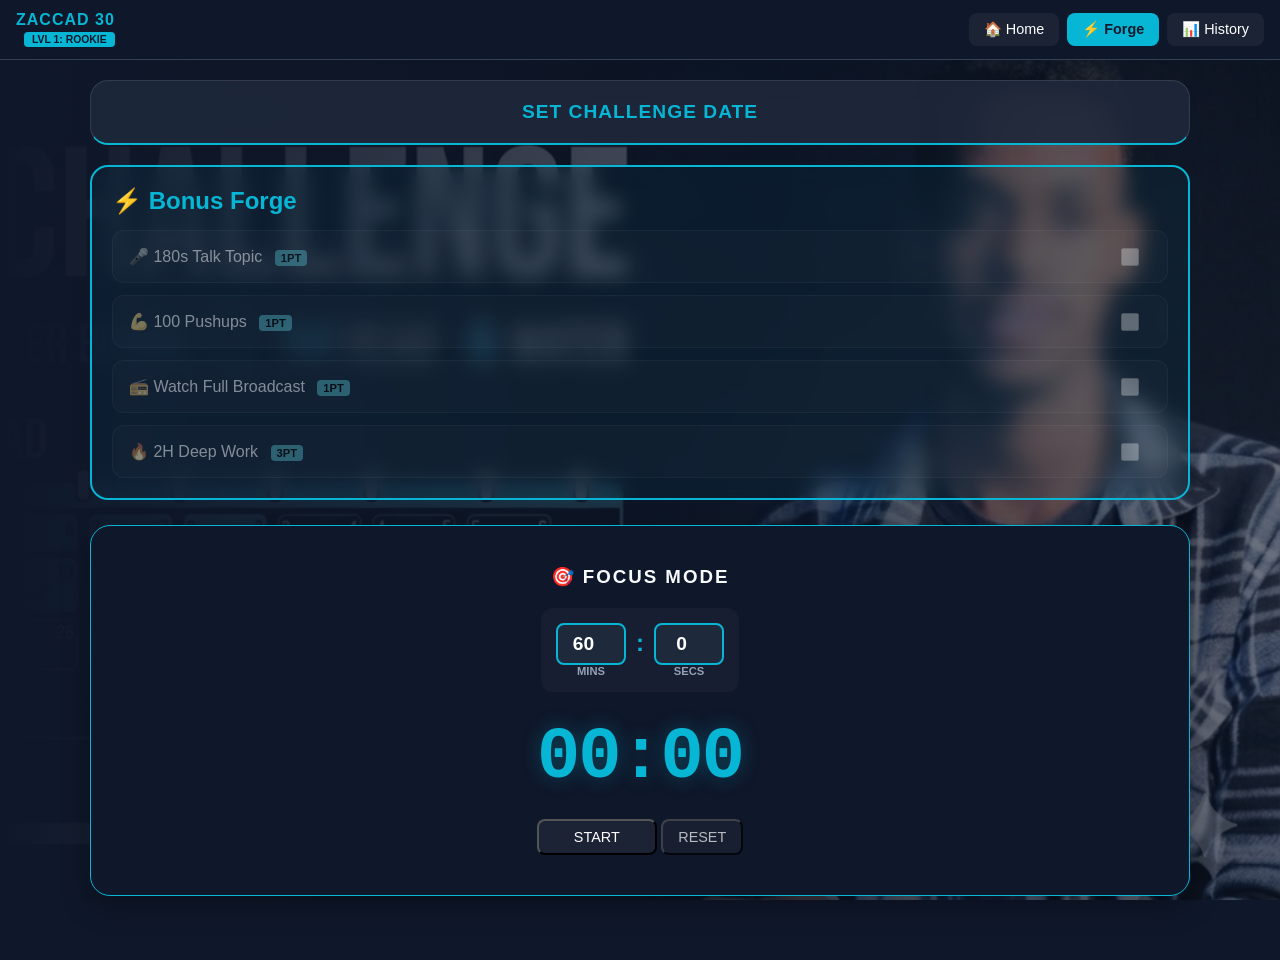
<file: forge.html>
<!DOCTYPE html>
<html lang="en">
<head>
    <meta charset="UTF-8">
    <meta name="viewport" content="width=device-width, initial-scale=1.0">
    <title>ZACCAD 30 - FORGE</title>
    <link rel="stylesheet" href="style.css">
    <style>
        /* Professional Focus Mode Styling */
        .forge-card { 
            border: 2px solid var(--accent); 
            background: rgba(6, 182, 212, 0.05); 
            transition: all 0.3s ease;
        }
        
        #bonusTasks { display: grid; grid-template-columns: 1fr; gap: 12px; margin-top: 15px; }
        
        .bonus-item { 
            display: flex; 
            align-items: center; 
            justify-content: space-between; 
            background: rgba(255, 255, 255, 0.03); 
            padding: 16px; 
            border-radius: 12px; 
            border: 1px solid rgba(255, 255, 255, 0.08);
            transition: transform 0.2s;
        }
        .bonus-item:hover:not(.locked) { transform: translateY(-2px); background: rgba(255, 255, 255, 0.05); }
        
        /* Locked State Styles */
        .bonus-item.locked { opacity: 0.5; cursor: not-allowed; filter: grayscale(0.5); }
        .bonus-item.locked input { pointer-events: none; }
        .points-tag { font-size: 0.7rem; background: var(--accent); color: #000; padding: 2px 6px; border-radius: 4px; font-weight: 900; margin-left: 8px; }

        .timer-box { 
            text-align: center; 
            padding: 40px 20px; 
            background: #0f172a; 
            border-radius: 20px; 
            margin-top: 25px; 
            border: 1px solid var(--accent); 
            position: relative;
            box-shadow: 0 10px 30px rgba(0,0,0,0.3);
        }
        
        #timerDisplay { 
            font-size: 4.5rem; 
            font-family: 'Courier New', monospace; 
            color: var(--accent); 
            margin-bottom: 20px; 
            font-weight: 800;
            letter-spacing: -2px;
            text-shadow: 0 0 20px rgba(6, 182, 212, 0.3);
        }
        
        .timer-input-group { 
            margin-bottom: 25px; 
            display: flex; 
            justify-content: center; 
            align-items: center; 
            gap: 10px; 
            background: rgba(255,255,255,0.03);
            padding: 15px;
            border-radius: 12px;
            width: fit-content;
            margin-left: auto;
            margin-right: auto;
        }
        
        .manual-input { 
            background: #1e293b; 
            border: 2px solid var(--accent); 
            color: white; 
            padding: 8px; 
            border-radius: 8px; 
            width: 70px; 
            text-align: center; 
            font-size: 1.2rem;
            font-weight: bold;
        }

        .input-label { color: #94a3b8; font-size: 0.7rem; text-transform: uppercase; font-weight: 800; }

        #finishNotify {
            display: none;
            position: fixed;
            top: 25px;
            left: 50%;
            transform: translateX(-50%);
            background: #10b981;
            color: white;
            padding: 18px 40px;
            border-radius: 12px;
            font-weight: 900;
            box-shadow: 0 10px 40px rgba(16, 185, 129, 0.4);
            z-index: 1000;
            animation: slideDown 0.5s cubic-bezier(0.18, 0.89, 0.32, 1.28);
        }

        @keyframes slideDown { from { top: -100px; opacity: 0; } to { top: 25px; opacity: 1; } }

        /* THEME OVERRIDES */
        .gold-mode .navbar { background: linear-gradient(90deg, #1e293b 0%, #854d0e 50%, #1e293b 100%); border-bottom: 2px solid #fbbf24; }
        .gold-mode .level-badge { background: #fbbf24 !important; color: #000 !important; }
        .gold-mode .timer-box, .gold-mode .manual-input, .gold-mode .forge-card, .gold-mode .points-tag { border-color: #fbbf24; background-color: #fbbf24; }
        .gold-mode #timerDisplay { color: #fbbf24; text-shadow: 0 0 20px rgba(251, 191, 36, 0.3); }

        .purple-mode .navbar { background: linear-gradient(90deg, #1e293b 0%, #581c87 50%, #1e293b 100%); border-bottom: 2px solid #a855f7; }
        .purple-mode .level-badge { background: #a855f7 !important; color: #fff !important; }
        .purple-mode .timer-box, .purple-mode .manual-input, .purple-mode .forge-card, .purple-mode .points-tag { border-color: #a855f7; background-color: #a855f7; }
        .purple-mode #timerDisplay { color: #a855f7; text-shadow: 0 0 20px rgba(168, 85, 247, 0.3); }
    </style>
</head>
<body id="mainBody">
    <div id="finishNotify">🎯 SESSION COMPLETE! 🔊</div>

    <audio id="finishSound" src="672d7d5d6107dfc5cb446a45f84b74dc.m4a" loop></audio>

    <nav class="navbar" id="topNav">
        <div class="logo-container" style="display: flex; flex-direction: column; align-items: flex-start;">
            <div class="logo" style="line-height: 1;">ZACCAD 30</div>
            <span id="levelBadge" class="level-badge" style="margin-top: 4px; font-size: 0.65rem; padding: 2px 8px; border-radius: 4px; background: var(--accent); font-weight: 800;">LVL 1: ROOKIE</span>
        </div>
        <div class="nav-links">
            <a href="index.html" class="nav-btn">🏠 Home</a>
            <a href="forge.html" class="nav-btn active">⚡ Forge</a>
            <a href="history.html" class="nav-btn">📊 History</a>
        </div>
    </nav>

    <section class="section hero-bg">
        <div class="dashboard">
            <div class="status-card" style="text-align: center; margin-bottom: 20px; border-bottom: 2px solid var(--accent);">
                <h2 id="dateRangeDisplay" style="color: var(--accent); letter-spacing: 1px; font-size: 1.2rem; margin: 0;">SET CHALLENGE DATE</h2>
            </div>

            <div class="status-card forge-card">
                <h2 style="color: var(--accent);">⚡ Bonus Forge</h2>
                <div id="bonusTasks">
                    <label class="bonus-item locked"><span>🎤 180s Talk Topic <span class="points-tag">1PT</span></span><input type="checkbox" class="bonus-check" data-id="0" disabled></label>
                    <label class="bonus-item locked"><span>💪 100 Pushups <span class="points-tag">1PT</span></span><input type="checkbox" class="bonus-check" data-id="1" disabled></label>
                    <label class="bonus-item locked"><span>📻 Watch Full Broadcast <span class="points-tag">1PT</span></span><input type="checkbox" class="bonus-check" data-id="2" disabled></label>
                    <label class="bonus-item locked"><span>🔥 2H Deep Work <span class="points-tag">3PT</span></span><input type="checkbox" class="bonus-check" data-id="3" data-pts="3" disabled></label>
                </div>
            </div>

            <div class="timer-box">
                <h3 style="margin-bottom: 20px; text-transform: uppercase; letter-spacing: 2px;">🎯 Focus Mode</h3>
                
                <div class="timer-input-group" id="inputSection">
                    <div style="display: flex; flex-direction: column; align-items: center;">
                        <input type="number" id="manualMinutes" class="manual-input" value="60" min="0">
                        <span class="input-label">Mins</span>
                    </div>
                    <span style="color: var(--accent); font-weight: bold; font-size: 1.5rem; margin-top: -15px;">:</span>
                    <div style="display: flex; flex-direction: column; align-items: center;">
                        <input type="number" id="manualSeconds" class="manual-input" value="0" min="0" max="59">
                        <span class="input-label">Secs</span>
                    </div>
                </div>

                <div id="timerDisplay">00:00</div>
                
                <div class="btn-group" style="justify-content: center; gap: 15px;">
                    <button class="nav-btn" id="timerBtn" onclick="toggleTimer()" style="min-width: 120px;">START</button>
                    <button class="nav-btn" onclick="resetTimer()" style="opacity: 0.7;">RESET</button>
                </div>
            </div>
        </div>
    </section>

    <script>
        let timerId = null;
        let isRunning = false;
        let historyData = JSON.parse(localStorage.getItem('zac_hist')) || {};
        let currentDay = parseInt(localStorage.getItem('zac_day')) || 1;

        function updateTheme() {
            let streak = 0;
            for (let i = currentDay - 1; i >= 1; i--) {
                if (historyData[i] && historyData[i].allDone) streak++; else break;
            }
            const body = document.getElementById('mainBody');
            const badge = document.getElementById('levelBadge');
            body.classList.remove('gold-mode', 'purple-mode');
            if (streak >= 20) { body.classList.add('purple-mode'); badge.innerText = "LVL 3: ELITE"; } 
            else if (streak >= 10) { body.classList.add('gold-mode'); badge.innerText = "LVL 2: GOLD"; } 
            else { badge.innerText = "LVL 1: ROOKIE"; }
        }

        function updateDateHeader() {
            const startStr = localStorage.getItem('zac_start_date');
            const endStr = localStorage.getItem('zac_end_date');
            if(startStr && endStr) {
                const s = new Date(startStr); const e = new Date(endStr);
                const opt = { day: 'numeric', month: 'short' };
                document.getElementById('dateRangeDisplay').innerText = `${s.toLocaleDateString('en-GB', opt)} - ${e.toLocaleDateString('en-GB', opt)} CHALLENGE`;
                
                // UNLOCK BONUS TASKS IF START DATE EXISTS
                document.querySelectorAll('.bonus-item').forEach(item => {
                    item.classList.remove('locked');
                    item.querySelector('input').disabled = false;
                });
            }
        }

        function updateTimerDisplay(seconds) {
            let m = Math.floor(seconds / 60); 
            let s = seconds % 60;
            document.getElementById('timerDisplay').innerText = `${m}:${s < 10 ? '0' : ''}${s}`;
        }

        function toggleTimer() {
            const finishAudio = document.getElementById('finishSound');
            const timerBtn = document.getElementById('timerBtn');
            const notify = document.getElementById('finishNotify');

            if (!isRunning) {
                let endTime = localStorage.getItem('zac_timer_end');
                if (!endTime) {
                    const mins = parseInt(document.getElementById('manualMinutes').value) || 0;
                    const secs = parseInt(document.getElementById('manualSeconds').value) || 0;
                    const totalMs = ((mins * 60) + secs) * 1000;
                    if (totalMs <= 0) return;
                    endTime = Date.now() + totalMs;
                    localStorage.setItem('zac_timer_end', endTime);
                }

                document.getElementById('inputSection').style.visibility = 'hidden';
                timerBtn.innerText = "RUNNING...";
                isRunning = true;

                timerId = setInterval(() => {
                    const now = Date.now();
                    const remaining = Math.max(0, Math.round((endTime - now) / 1000));
                    if (remaining <= 0) {
                        clearInterval(timerId);
                        updateTimerDisplay(0);
                        localStorage.removeItem('zac_timer_end');
                        finishAudio.play().catch(e => console.log(e));
                        notify.style.display = 'block';
                        timerBtn.innerText = "COMPLETED";
                        isRunning = false;
                    } else {
                        updateTimerDisplay(remaining);
                    }
                }, 1000);
            }
        }

        function resetTimer() {
            clearInterval(timerId);
            localStorage.removeItem('zac_timer_end');
            isRunning = false;
            const audio = document.getElementById('finishSound');
            audio.pause();
            audio.currentTime = 0;
            document.getElementById('finishNotify').style.display = 'none';
            document.getElementById('timerDisplay').innerText = "00:00";
            document.getElementById('timerBtn').innerText = "START";
            document.getElementById('inputSection').style.visibility = 'visible';
        }

        function checkExistingTimer() {
            const endTime = localStorage.getItem('zac_timer_end');
            if (endTime) {
                const remaining = Math.round((endTime - Date.now()) / 1000);
                if (remaining > 0) toggleTimer();
                else localStorage.removeItem('zac_timer_end');
            }
        }

        function saveBonus() {
            const state = {};
            let totalPoints = 0;
            document.querySelectorAll('.bonus-check').forEach(cb => { 
                state[cb.dataset.id] = cb.checked; 
                if(cb.checked) {
                    // Logic to add 3 points for the specific task, 1 otherwise
                    totalPoints += cb.dataset.pts ? parseInt(cb.dataset.pts) : 1;
                }
            });
            localStorage.setItem('zac_bonus_state', JSON.stringify(state));
            localStorage.setItem('zac_bonus_points', totalPoints);
        }

        window.onload = () => {
            const state = JSON.parse(localStorage.getItem('zac_bonus_state'));
            document.querySelectorAll('.bonus-check').forEach(cb => {
                if (state?.[cb.dataset.id]) cb.checked = true;
                cb.addEventListener('change', saveBonus);
            });
            updateTheme();
            updateDateHeader();
            checkExistingTimer();
        };
    </script>
</body>
</html>
</file>
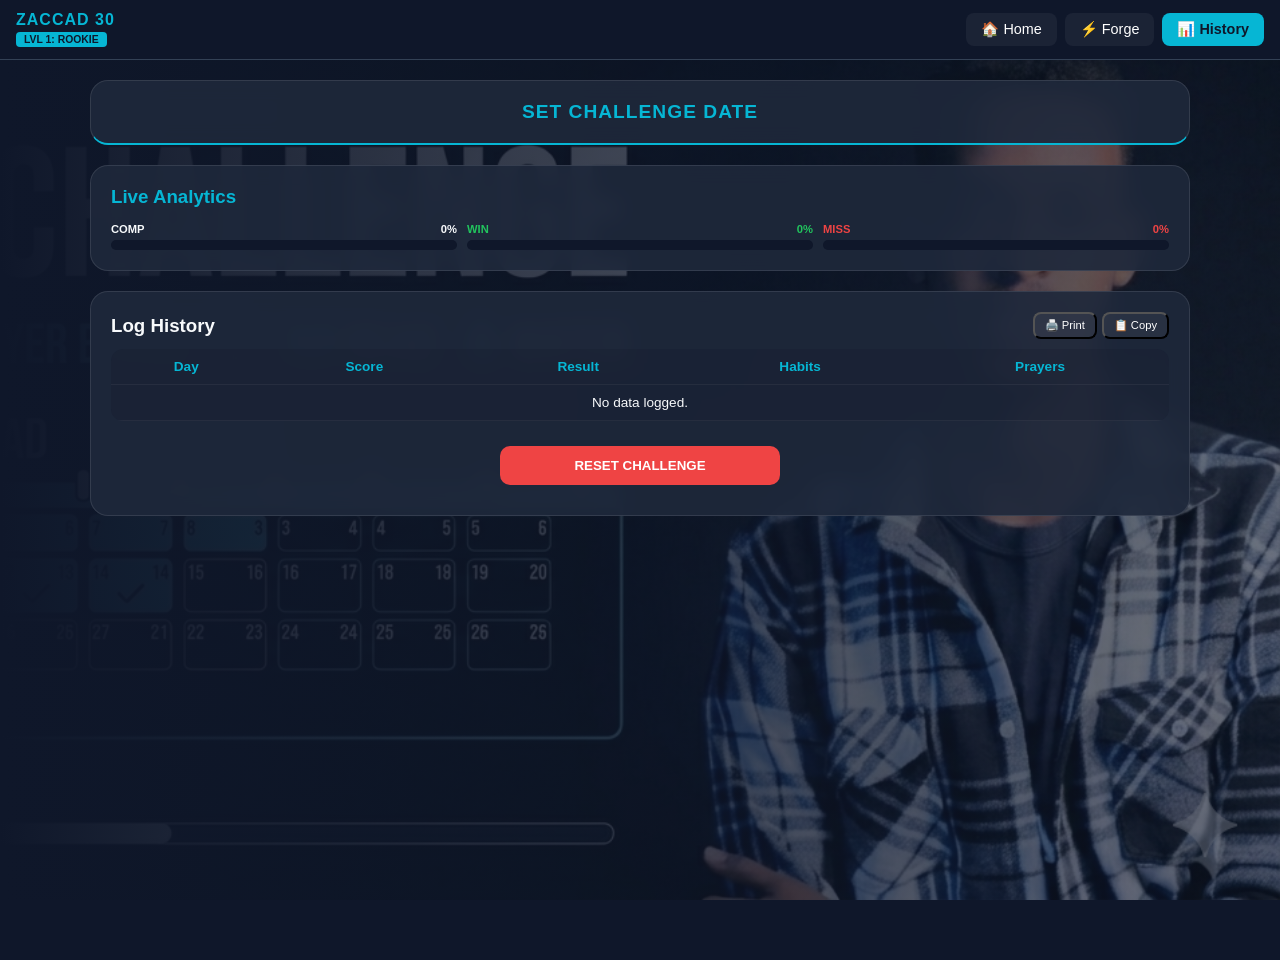
<file: history.html>
<!DOCTYPE html>
<html lang="en">
<head>
    <meta charset="UTF-8">
    <meta name="viewport" content="width=device-width, initial-scale=1.0">
    <title>ZACCAD 30 - HISTORY</title>
    <link rel="stylesheet" href="style.css">
    <style>
        .analytics-grid { display: grid; grid-template-columns: repeat(3, 1fr); gap: 10px; }
        .stat-label-row { display: flex; justify-content: space-between; font-size: 0.7rem; font-weight: bold; }
        .table-container { width: 100%; overflow-x: auto; background: rgba(15, 23, 42, 0.2); border-radius: 12px; margin-top: 10px; }
        .history-table { width: 100%; border-collapse: collapse; font-size: 0.85rem; min-width: 500px; }
        .history-table th, .history-table td { padding: 10px 5px; text-align: center; border-bottom: 1px solid rgba(255, 255, 255, 0.05); }
        .mini-icons { display: flex; justify-content: center; gap: 2px; font-size: 0.9rem; }
        .priority-fail { font-size: 0.65rem; display: block; color: #ff4444; font-weight: bold; }
        
        /* GOLD THEME STYLES (LVL 2) */
        .gold-mode .navbar {
            background: linear-gradient(90deg, #1e293b 0%, #854d0e 50%, #1e293b 100%);
            border-bottom: 2px solid #fbbf24;
            box-shadow: 0 4px 15px rgba(251, 191, 36, 0.2);
        }
        .gold-mode #levelBadge {
            background: #fbbf24 !important;
            color: #000 !important;
            box-shadow: 0 0 10px #fbbf24;
        }
        .gold-mode h3 { color: #fbbf24 !important; }
        .gold-mode .progress-fill.accent-bg { background: #fbbf24 !important; }

        /* PURPLE THEME STYLES (LVL 3) */
        .purple-mode .navbar {
            background: linear-gradient(90deg, #1e293b 0%, #581c87 50%, #1e293b 100%);
            border-bottom: 2px solid #a855f7;
            box-shadow: 0 4px 15px rgba(168, 85, 247, 0.3);
        }
        .purple-mode #levelBadge { background: #a855f7 !important; color: #fff !important; }

        @media print {
            .no-print { display: none !important; }
            body { background: white !important; color: black !important; }
            .status-card { border: 1px solid #ccc !important; box-shadow: none !important; }
        }
    </style>
</head>
<body id="mainBody">
    <nav class="navbar no-print" id="topNav">
        <div class="logo-container" style="display: flex; flex-direction: column; align-items: flex-start;">
            <div class="logo" style="line-height: 1;">ZACCAD 30</div>
            <span id="levelBadge" class="level-badge" style="margin-top: 4px; margin-left: 0; font-size: 0.65rem; padding: 2px 8px; border-radius: 4px; background: var(--accent); font-weight: 800;">LVL 1: ROOKIE</span>
        </div>
        <div class="nav-links">
            <a href="index.html" class="nav-btn">🏠 Home</a>
            <a href="forge.html" class="nav-btn">⚡ Forge</a>
            <a href="history.html" class="nav-btn active">📊 History</a>
        </div>
    </nav>

    <section class="section hero-bg">
        <div class="dashboard">
            <div class="status-card" style="text-align: center; margin-bottom: 20px; border-bottom: 2px solid var(--accent);">
                <h2 id="dateRangeDisplay" style="color: var(--accent); letter-spacing: 1px; font-size: 1.2rem; margin: 0;">SET CHALLENGE DATE</h2>
            </div>

            <div class="status-card no-print" style="margin-bottom: 20px;">
                <h3 style="color:var(--accent); margin-bottom: 15px;">Live Analytics</h3>
                <div class="analytics-grid">
                    <div class="stat-item"><div class="stat-label-row"><span>COMP</span><span id="compText">0%</span></div><div class="progress-bar-bg"><div id="compBar" class="progress-fill accent-bg" style="width: 0%"></div></div></div>
                    <div class="stat-item"><div class="stat-label-row"><span style="color: var(--success);">WIN</span><span id="perfText" style="color: var(--success);">0%</span></div><div class="progress-bar-bg"><div id="perfBar" class="progress-fill success-bg" style="width: 0%"></div></div></div>
                    <div class="stat-item"><div class="stat-label-row"><span style="color: var(--failed);">MISS</span><span id="missText" style="color: var(--failed);">0%</span></div><div class="progress-bar-bg"><div id="missBar" class="progress-fill failed-bg" style="width: 0%"></div></div></div>
                </div>
            </div>

            <div class="status-card">
                <div style="display:flex; justify-content:space-between; align-items:center; margin-bottom:10px;">
                    <h3>Log History</h3>
                    <div class="no-print" style="display:flex; gap:5px;">
                        <button onclick="window.print()" class="nav-btn" style="font-size:0.7rem; padding:5px 10px;">🖨️ Print</button>
                        <button onclick="copyToClipboard()" class="nav-btn" style="font-size:0.7rem; padding:5px 10px;">📋 Copy</button>
                    </div>
                </div>
                
                <div class="table-container">
                    <table class="history-table">
                        <thead><tr><th>Day</th><th>Score</th><th>Result</th><th>Habits</th><th>Prayers</th></tr></thead>
                        <tbody id="fullHistoryList"></tbody>
                    </table>
                </div>

                <div class="no-print" style="margin-top: 25px;">
                    <button class="btn btn-danger" style="width: 100%; max-width: 280px; margin: 10px auto; display: block;" onclick="resetCheckboxes()">RESET CHALLENGE</button>
                </div>
            </div>
        </div>
    </section>

    <script>
        const PASS = "SACAD30";
        const historyData = JSON.parse(localStorage.getItem('zac_hist')) || {};
        const currentDay = parseInt(localStorage.getItem('zac_day')) || 1;
        
        function updateTheme() {
            let streak = 0;
            for (let i = currentDay - 1; i >= 1; i--) {
                if (historyData[i] && historyData[i].allDone) streak++; else break;
            }
            const body = document.getElementById('mainBody');
            const badge = document.getElementById('levelBadge');
            body.classList.remove('gold-mode', 'purple-mode');
            if (streak >= 20) { body.classList.add('purple-mode'); badge.innerText = "LVL 3: ELITE"; }
            else if (streak >= 10) { body.classList.add('gold-mode'); badge.innerText = "LVL 2: GOLD"; }
            else { badge.innerText = "LVL 1: ROOKIE"; }
        }

        function updateAnalytics() {
            const entries = Object.values(historyData);
            const entryCount = entries.length;
            let perfect = 0; let missed = 0;
            entries.forEach(day => { if(day.allDone) perfect++; else missed++; });
            const compPerc = Math.round((entryCount / 30) * 100);
            const perfPerc = entryCount > 0 ? Math.round((perfect / entryCount) * 100) : 0;
            const missPerc = entryCount > 0 ? Math.round((missed / entryCount) * 100) : 0;
            document.getElementById('compBar').style.width = compPerc + "%";
            document.getElementById('compText').innerText = compPerc + "%";
            document.getElementById('perfBar').style.width = perfPerc + "%";
            document.getElementById('perfText').innerText = perfPerc + "%";
            document.getElementById('missBar').style.width = missPerc + "%";
            document.getElementById('missText').innerText = missPerc + "%";
        }

        function renderHistory() {
            const container = document.getElementById('fullHistoryList');
            const startStr = localStorage.getItem('zac_start_date');
            const endStr = localStorage.getItem('zac_end_date');
            
            // Handle Date Display Header
            if(startStr && endStr) {
                const s = new Date(startStr); const e = new Date(endStr);
                const opt = { day: 'numeric', month: 'short' };
                document.getElementById('dateRangeDisplay').innerText = `${s.toLocaleDateString('en-GB', opt)} - ${e.toLocaleDateString('en-GB', opt)} CHALLENGE`;
            }

            let html = "";
            for (let i = 1; i <= 30; i++) {
                const data = historyData[i]; if (!data) continue;
                
                // Calculate specific date for this day
                let dayLabel = `D${i}`;
                if(startStr) {
                    const d = new Date(startStr);
                    d.setDate(d.getDate() + (i-1));
                    dayLabel = `D${i} (${d.toLocaleDateString('en-GB', {day:'numeric', month:'short'})})`;
                }

                let resultText = data.allDone ? 'PASS' : 'FAIL';
                const notG = data.habits.find(h => h.name === "NOT G");
                if (!data.allDone && notG && !notG.status) resultText = 'FAIL <span class="priority-fail">NOT G</span>';
                html += `<tr><td>${dayLabel}</td><td>${data.score}%</td><td class="${data.allDone ? 'success-text' : 'failed-text'}">${resultText}</td><td><div class="mini-icons">${data.habits.map(h => h.status ? '●' : '○').join('')}</div></td><td><div class="mini-icons">${data.prayers.map(p => p.status ? '🕌' : '·').join('')}</div></td></tr>`;
            }
            container.innerHTML = html || "<tr><td colspan='5'>No data logged.</td></tr>";
        }

        function copyToClipboard() {
            let text = "ZACCAD 30 HISTORY LOG\n";
            Object.keys(historyData).forEach(day => {
                const d = historyData[day];
                text += `Day ${day}: Score ${d.score}% | Result: ${d.allDone ? 'PASS' : 'FAIL'}\n`;
            });
            navigator.clipboard.writeText(text);
            alert("History copied to clipboard!");
        }

        function resetCheckboxes() {
            if(prompt("Enter Password to Reset") === PASS) {
                localStorage.clear();
                location.reload();
            }
        }
        
        updateTheme();
        updateAnalytics(); 
        renderHistory();
    </script>
</body>
</html>
</file>
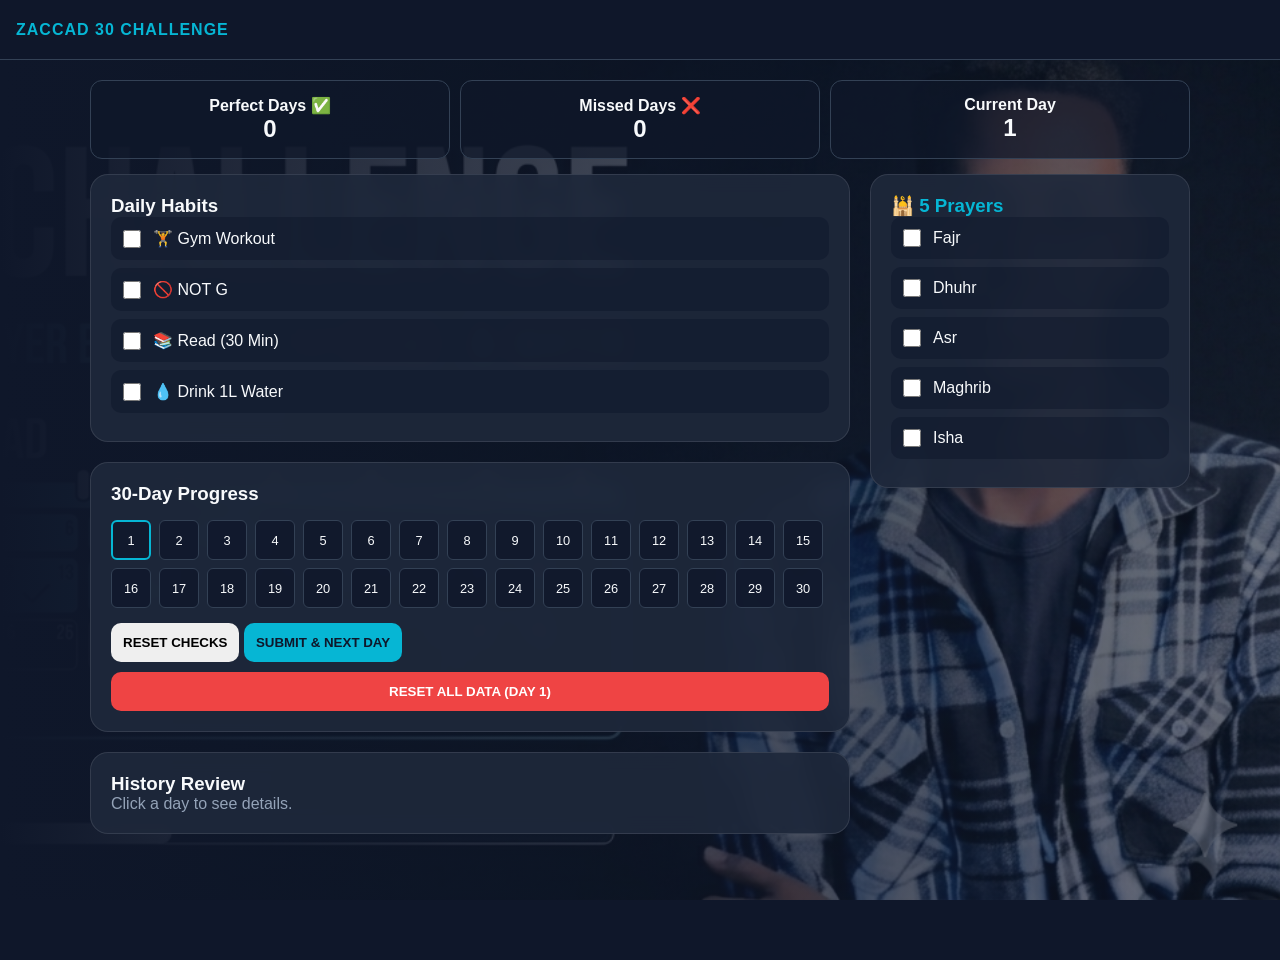
<file: zaccad.html>
<!DOCTYPE html>
<html lang="en">
<head>
    <meta charset="UTF-8">
    <meta name="viewport" content="width=device-width, initial-scale=1.0">
    <title>ZACCAD 30 CHALLENGE</title>
    <link rel="stylesheet" href="style.css">
</head>
<body>
    <nav class="navbar"><div class="logo">ZACCAD 30 CHALLENGE</div></nav>

    <section class="section hero-bg">
        <div class="dashboard">
            
            <div class="stats-container">
                <div class="stat-box">
                    <h4>Perfect Days ✅</h4>
                    <div id="perfectCount" class="count success">0</div>
                </div>
                <div class="stat-box">
                    <h4>Missed Days ❌</h4>
                    <div id="missedCount" class="count failed">0</div>
                </div>
                <div class="stat-box">
                    <h4>Current Day</h4>
                    <div id="displayCurrentDay" class="count accent-text">1</div>
                </div>
            </div>

            <div class="main-layout">
                <div class="left-col">
                    <div class="status-card">
                        <h3>Daily Habits</h3>
                        <div id="habitInputs">
                            <label class="habit-row"><input type="checkbox" class="habit-check" data-name="Gym"> 🏋️ Gym Workout</label>
                            <label class="habit-row"><input type="checkbox" class="habit-check" data-name="NOT G"> 🚫 NOT G</label>
                            <label class="habit-row"><input type="checkbox" class="habit-check" data-name="Read 30m"> 📚 Read (30 Min)</label>
                            <label class="habit-row"><input type="checkbox" class="habit-check" data-name="1L Water"> 💧 Drink 1L Water</label>
                        </div>
                    </div>

                    <div class="status-card" style="margin-top: 20px;">
                        <h3>30-Day Progress</h3>
                        <div class="day-grid" id="trackerGrid"></div>
                        <div class="btn-group">
                            <button class="btn btn-reset" onclick="resetCheckboxes()">RESET CHECKS</button>
                            <button class="btn btn-submit" onclick="submitDay()">SUBMIT & NEXT DAY</button>
                        </div>
                        <div class="btn-group" style="margin-top: 10px;">
                            <button class="btn" style="background: #ef4444; color: white; width: 100%;" onclick="resetAllData()">RESET ALL DATA (DAY 1)</button>
                        </div>
                    </div>

                    <div class="status-card" style="margin-top: 20px;">
                        <h3>History Review</h3>
                        <div id="historyReview" class="review-panel">
                            <p style="color:var(--text-secondary)">Click a day to see details.</p>
                        </div>
                    </div>
                </div>

                <div class="right-col">
                    <div class="status-card">
                        <h3 style="color:var(--accent);">🕌 5 Prayers</h3>
                        <div id="prayerInputs">
                            <label class="habit-row"><input type="checkbox" class="prayer-check" data-name="Fajr"> Fajr</label>
                            <label class="habit-row"><input type="checkbox" class="prayer-check" data-name="Dhuhr"> Dhuhr</label>
                            <label class="habit-row"><input type="checkbox" class="prayer-check" data-name="Asr"> Asr</label>
                            <label class="habit-row"><input type="checkbox" class="prayer-check" data-name="Maghrib"> Maghrib</label>
                            <label class="habit-row"><input type="checkbox" class="prayer-check" data-name="Isha"> Isha</label>
                        </div>
                    </div>
                </div>
            </div>
        </div>
    </section>

    <script>
        let currentDay = parseInt(localStorage.getItem('zac_day')) || 1;
        let history = JSON.parse(localStorage.getItem('zac_hist')) || {};

        function updateStats() {
            let perfect = 0; let missed = 0;
            Object.values(history).forEach(day => { if(day.allDone) perfect++; else missed++; });
            document.getElementById('perfectCount').innerText = perfect;
            document.getElementById('missedCount').innerText = missed;
            document.getElementById('displayCurrentDay').innerText = currentDay;
        }

        function init() {
            const grid = document.getElementById('trackerGrid');
            grid.innerHTML = '';
            for (let i = 1; i <= 30; i++) {
                const day = document.createElement('div');
                day.classList.add('day-box');
                day.innerText = i;
                if(i === currentDay) day.classList.add('active');
                if(history[i]) day.classList.add(history[i].allDone ? 'success' : 'failed');
                day.onclick = () => showHistory(i);
                grid.appendChild(day);
            }
            updateStats();
        }

        function resetCheckboxes() {
            document.querySelectorAll('input[type="checkbox"]').forEach(cb => cb.checked = false);
        }

        function resetAllData() {
            if (confirm("Are you sure? This will delete all your history and restart from Day 1.")) {
                localStorage.removeItem('zac_hist');
                localStorage.removeItem('zac_day');
                location.reload();
            }
        }

        function submitDay() {
            let dayData = { habits: [], prayers: [], allDone: true };
            document.querySelectorAll('.habit-check').forEach(cb => {
                dayData.habits.push({ name: cb.dataset.name, status: cb.checked });
                if(!cb.checked) dayData.allDone = false;
            });
            document.querySelectorAll('.prayer-check').forEach(cb => {
                dayData.prayers.push({ name: cb.dataset.name, status: cb.checked });
                if(!cb.checked) dayData.allDone = false;
            });
            history[currentDay] = dayData;
            currentDay++;
            localStorage.setItem('zac_hist', JSON.stringify(history));
            localStorage.setItem('zac_day', currentDay);
            resetCheckboxes();
            init();
        }

        function showHistory(dayNum) {
            const review = document.getElementById('historyReview');
            const data = history[dayNum];
            if(!data) { review.innerHTML = `<p>No data for Day ${dayNum}.</p>`; return; }
            let habitHtml = data.habits.map(h => `<div>${h.status ? '✅' : '❌'} ${h.name}</div>`).join('');
            let prayerHtml = data.prayers.map(p => `<div>${p.status ? '🕌' : '⚪'} ${p.name}</div>`).join('');
            review.innerHTML = `<div class="review-flex">
                <div class="review-cat"><h4>Habits</h4>${habitHtml}</div>
                <div class="review-cat"><h4>Prayers</h4>${prayerHtml}</div>
            </div>`;
        }
        init();
    </script>
</body>
</html>
</file>
<file: style.css>
/* --- CORE THEME SETTINGS --- */
:root {
    --bg-main: #0f172a; 
    --bg-card: rgba(30, 41, 59, 0.9); 
    --accent: #06b6d4;
    --text-primary: #f8fafc; 
    --text-secondary: #94a3b8; 
    --success: #22c55e; 
    --failed: #ef4444;
}

/* Level Themes */
body.gold-theme { --accent: #fbbf24; --success: #f59e0b; }
body.purple-theme { --accent: #a855f7; --success: #d8b4fe; }

* { margin: 0; padding: 0; box-sizing: border-box; font-family: 'Segoe UI', sans-serif; }
body { background-color: var(--bg-main); color: var(--text-primary); overflow-x: hidden; transition: background 0.5s; }

/* --- NAVIGATION --- */
.navbar { 
    padding: 1rem; 
    background: #0f172a; 
    border-bottom: 1px solid #334155; 
    display: flex; 
    justify-content: space-between; 
    align-items: center; 
    position: sticky; 
    top: 0; 
    z-index: 100; 
    height: 60px; /* Fixed height for precise image alignment */
}
.logo { font-size: 1rem; font-weight: 800; color: var(--accent); letter-spacing: 1px; }
.level-badge { color: #0f172a; padding: 2px 10px; border-radius: 20px; font-size: 0.8rem; margin-left: 8px; font-weight: bold; }
.nav-links { display: flex; gap: 8px; }
.nav-btn { text-decoration: none; color: white; padding: 8px 15px; border-radius: 8px; font-size: 0.9rem; background: rgba(255,255,255,0.05); }
.nav-btn.active { background: var(--accent); color: #0f172a; font-weight: bold; }

/* --- BACKGROUND & LAYOUT --- */
.hero-bg {
    min-height: 100vh; width: 100%;
    background-image: linear-gradient(to right, rgba(15, 23, 42, 1) 0%, rgba(15, 23, 42, 0.6) 100%), url('Gemini_Generated_Image_3snzvf3snzvf3snz.png');
    background-size: cover; 
    background-position: right center; 
    background-repeat: no-repeat; 
    background-attachment: fixed; 
    padding: 20px 5%;
}

.dashboard { max-width: 1100px; margin: 0 auto; width: 100%; position: relative; z-index: 2; }
.main-layout { display: grid; grid-template-columns: 1fr 320px; gap: 20px; margin-top: 15px; }
.status-card { background: var(--bg-card); padding: 20px; border-radius: 18px; border: 1px solid rgba(255, 255, 255, 0.1); backdrop-filter: blur(10px); margin-bottom: 20px; }

/* --- GRID SYSTEM (40PX) --- */
.day-grid { display: grid; grid-template-columns: repeat(auto-fill, 40px); gap: 8px; margin: 15px 0; }
.day-box { width: 40px; height: 40px; background: rgba(15, 23, 42, 0.8); border: 1px solid #334155; border-radius: 6px; display: flex; align-items: center; justify-content: center; font-size: 0.8rem; }
.day-box.active { border: 2px solid var(--accent); }
.day-box.success { background: var(--success); border: none; }
.day-box.failed { background: var(--failed); border: none; }

/* --- STATS & CARDS --- */
.stats-container { display: flex; gap: 10px; margin-bottom: 15px; }
.stat-box { flex: 1; padding: 15px; border-radius: 12px; background: rgba(15, 23, 42, 0.7); text-align: center; border: 1px solid #334155; }
.count { font-size: 1.5rem; font-weight: 800; }

.habit-row { display: flex; align-items: center; background: rgba(15, 23, 42, 0.5); padding: 12px; border-radius: 10px; margin-bottom: 8px; }
input[type="checkbox"] { width: 18px; height: 18px; margin-right: 12px; accent-color: var(--accent); }
.rest-day-label { font-size: 0.8rem; color: var(--accent); margin-left: 35px; }

/* --- BUTTONS --- */
.btn { padding: 12px; border: none; border-radius: 10px; font-weight: bold; cursor: pointer; flex: 1; text-align: center; }
.btn-submit { background: var(--accent); color: #0f172a; }
.btn-danger { background: #ef4444; color: white; width: 100%; }

/* --- HISTORY TABLES & BARS --- */
.progress-bar-bg { width: 100%; height: 10px; background: #0f172a; border-radius: 10px; overflow: hidden; margin-top: 5px; }
.progress-fill { height: 100%; width: 0%; transition: 1s ease; }
.accent-bg { background: var(--accent); }
.success-bg { background: var(--success); }
.failed-bg { background: var(--failed); }

.history-table { width: 100%; border-collapse: collapse; }
.history-table th { text-align: left; padding: 12px; color: var(--accent); border-bottom: 1px solid #334155; }
.history-table td { padding: 12px; border-bottom: 1px solid rgba(255,255,255,0.05); }
.success-text { color: var(--success); font-weight: bold; }
.failed-text { color: var(--failed); font-weight: bold; }

/* --- MOBILE OPTIMIZATION --- */
@media (max-width: 900px) {
    .main-layout { grid-template-columns: 1fr; }
    
    .hero-bg { 
        background-attachment: scroll; 
        background-size: contain; 
        /* Places image exactly 60px from the top (below navbar) */
        background-position: right 6% top 60px; 
        background-repeat: no-repeat;
        background-image: linear-gradient(to bottom, 
            rgba(15, 23, 42, 1) 0%, 
            rgba(15, 23, 42, 0.05) 15%, 
            rgba(15, 23, 42, 0.8) 45%, 
            rgba(15, 23, 42, 1) 100%), 
            url('Gemini_Generated_Image_3snzvf3snzvf3snz.png');
    }
    
    .dashboard {
        /* Pushes content down so the image below header is visible */
        margin-top: 230px; 
    }

    .stats-container { 
        flex-direction: column; 
    }
}

/* --- PRINT SETTINGS --- */
@media print {
    .no-print { display: none !important; }
    body { background: white !important; color: black !important; }
    .hero-bg { background: white !important; }
    .status-card { border: 1px solid #ccc !important; box-shadow: none !important; backdrop-filter: none !important; }
    .history-table th { background: #eee !important; color: black !important; }
    .history-table td { color: black !important; }
}
</file>
